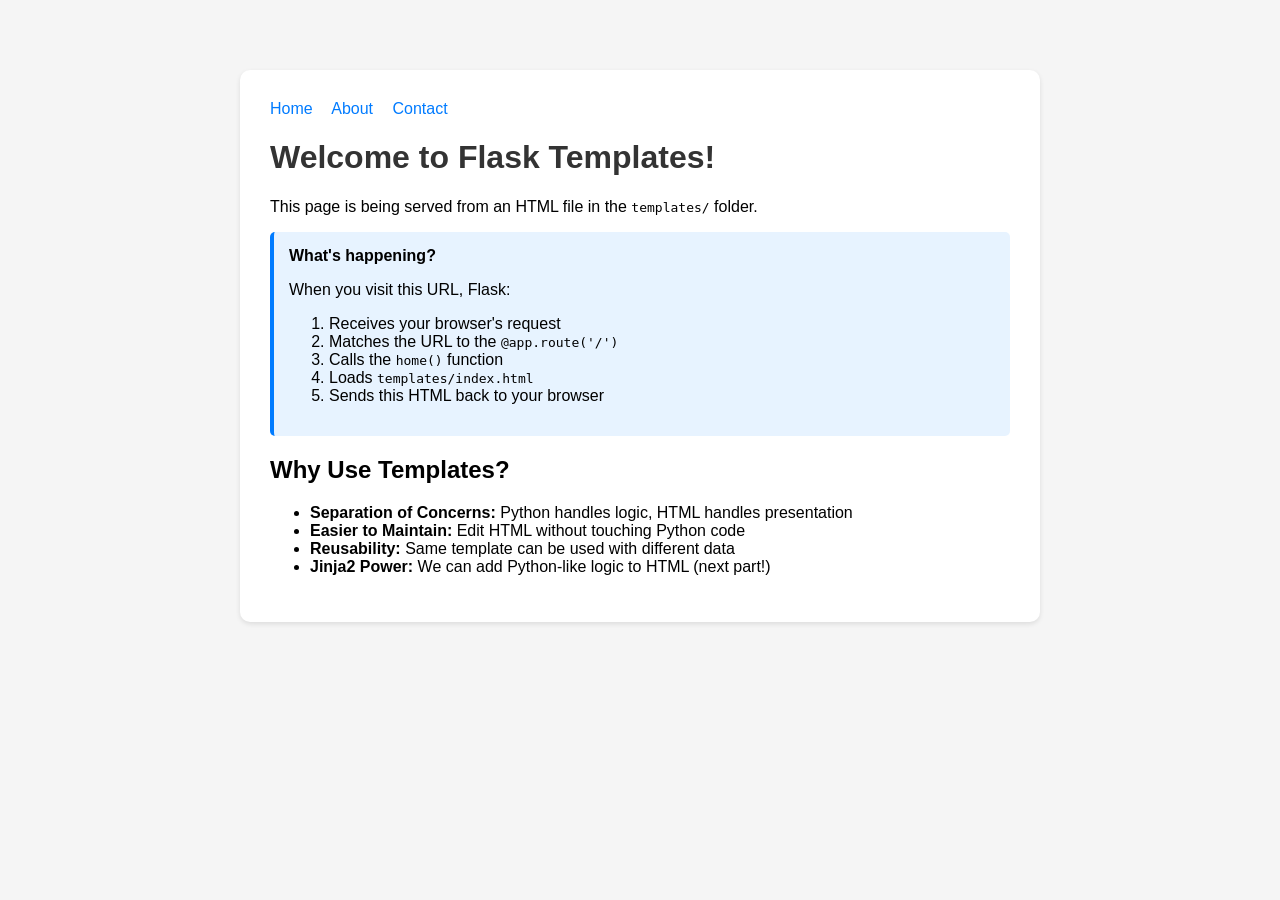
<file: part-2/templates/index.html>
<!DOCTYPE html>
<html lang="en">
<head>
    <meta charset="UTF-8">
    <meta name="viewport" content="width=device-width, initial-scale=1.0">
    <title>Home - Flask Templates</title>
    <style>
        body {
            font-family: Arial, sans-serif;
            max-width: 800px;
            margin: 50px auto;
            padding: 20px;
            background-color: #f5f5f5;
        }
        .container {
            background: white;
            padding: 30px;
            border-radius: 10px;
            box-shadow: 0 2px 5px rgba(0,0,0,0.1);
        }
        h1 {
            color: #333;
        }
        nav {
            margin-bottom: 20px;
        }
        nav a {
            margin-right: 15px;
            color: #007bff;
            text-decoration: none;
        }
        nav a:hover {
            text-decoration: underline;
        }
        .highlight {
            background-color: #e7f3ff;
            padding: 15px;
            border-radius: 5px;
            border-left: 4px solid #007bff;
        }
    </style>
</head>
<body>
    <div class="container">
        <!-- Navigation -->
        <nav>
            <a href="/">Home</a>
            <a href="/about">About</a>
            <a href="/contact">Contact</a>
        </nav>

        <h1>Welcome to Flask Templates!</h1>

        <p>This page is being served from an HTML file in the <code>templates/</code> folder.</p>

        <div class="highlight">
            <strong>What's happening?</strong>
            <p>When you visit this URL, Flask:</p>
            <ol>
                <li>Receives your browser's request</li>
                <li>Matches the URL to the <code>@app.route('/')</code></li>
                <li>Calls the <code>home()</code> function</li>
                <li>Loads <code>templates/index.html</code></li>
                <li>Sends this HTML back to your browser</li>
            </ol>
        </div>

        <h2>Why Use Templates?</h2>
        <ul>
            <li><strong>Separation of Concerns:</strong> Python handles logic, HTML handles presentation</li>
            <li><strong>Easier to Maintain:</strong> Edit HTML without touching Python code</li>
            <li><strong>Reusability:</strong> Same template can be used with different data</li>
            <li><strong>Jinja2 Power:</strong> We can add Python-like logic to HTML (next part!)</li>
        </ul>
    </div>
</body>
</html>
</file>
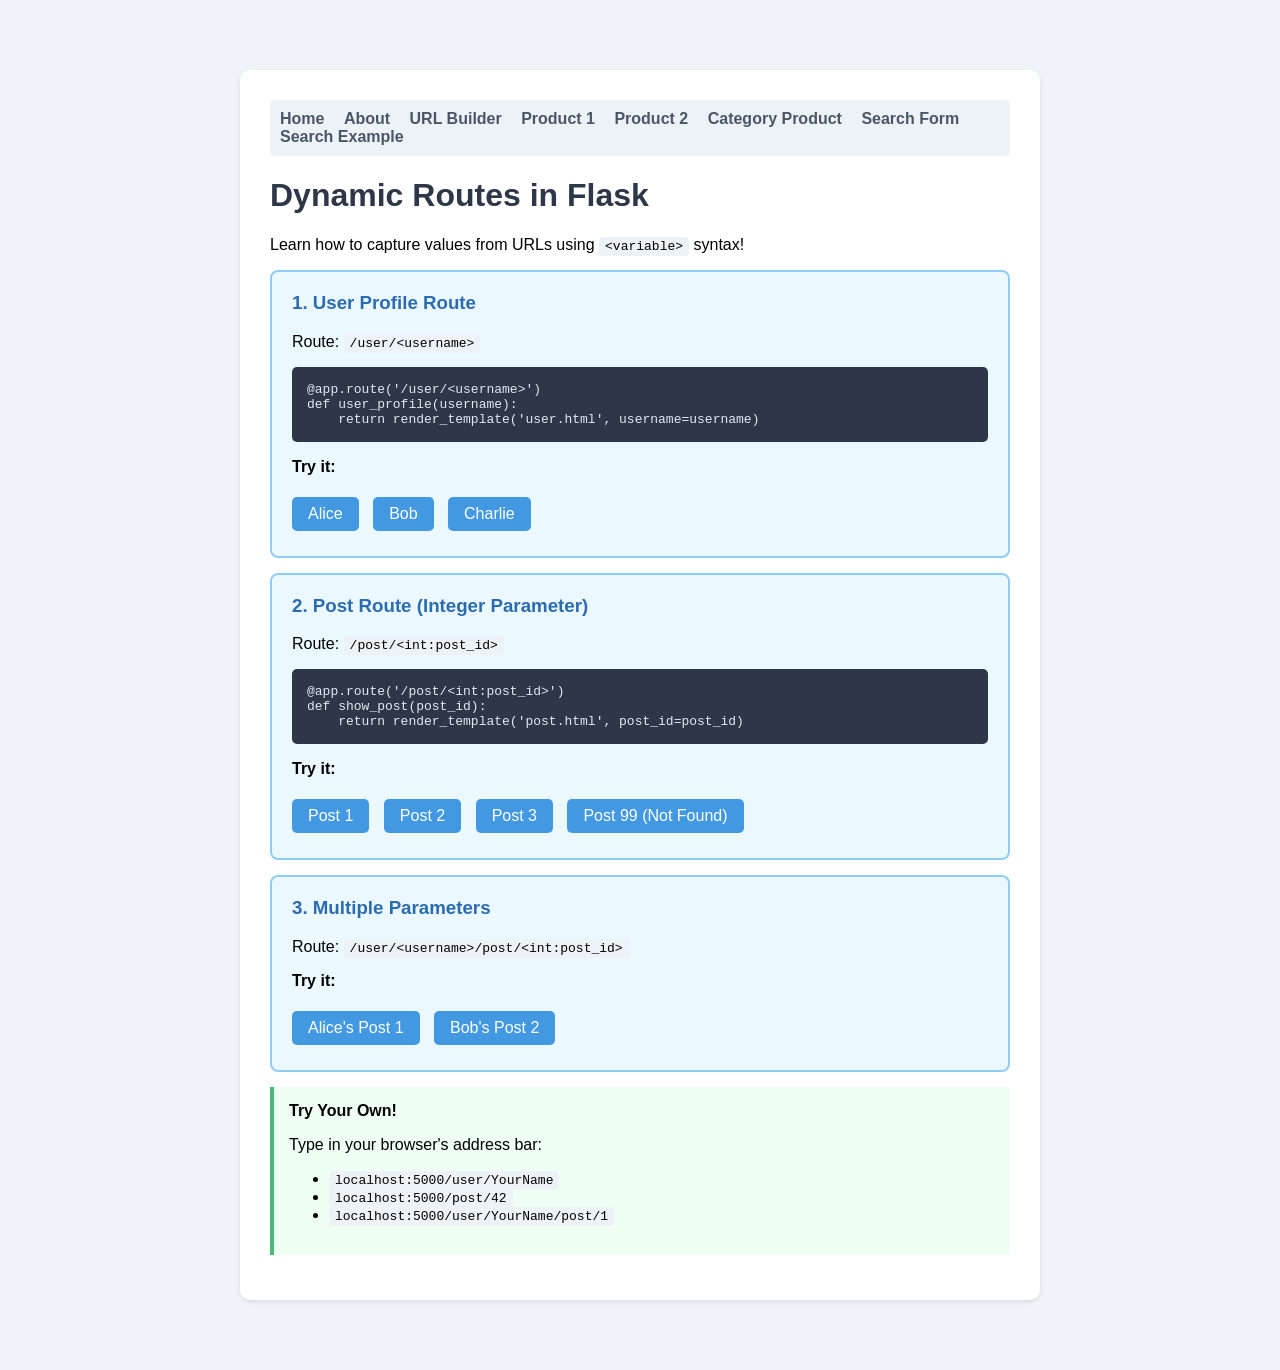
<file: part-4/templates/index.html>
<!DOCTYPE html>
<html lang="en">
<head>
    <meta charset="UTF-8">
    <meta name="viewport" content="width=device-width, initial-scale=1.0">
    <title>Dynamic Routes - Flask</title>
    <style>
        body {
            font-family: Arial, sans-serif;
            max-width: 800px;
            margin: 50px auto;
            padding: 20px;
            background-color: #f0f4f8;
        }
        .container {
            background: white;
            padding: 30px;
            border-radius: 10px;
            box-shadow: 0 2px 5px rgba(0,0,0,0.1);
        }
        h1 { color: #2d3748; }
        nav {
            margin-bottom: 20px;
            padding: 10px;
            background: #edf2f7;
            border-radius: 5px;
        }
        nav a {
            margin-right: 15px;
            color: #4a5568;
            text-decoration: none;
            font-weight: bold;
        }
        nav a:hover { color: #2b6cb0; }
        .route-demo {
            background: #ebf8ff;
            border: 2px solid #90cdf4;
            border-radius: 8px;
            padding: 20px;
            margin: 15px 0;
        }
        .route-demo h3 {
            margin-top: 0;
            color: #2b6cb0;
        }
        .route-demo a {
            display: inline-block;
            margin: 5px 10px 5px 0;
            padding: 8px 16px;
            background: #4299e1;
            color: white;
            text-decoration: none;
            border-radius: 5px;
        }
        .route-demo a:hover {
            background: #3182ce;
        }
        code {
            background: #edf2f7;
            padding: 2px 6px;
            border-radius: 3px;
            font-family: monospace;
        }
        .code-block {
            background: #2d3748;
            color: #e2e8f0;
            padding: 15px;
            border-radius: 5px;
            font-family: monospace;
            margin: 10px 0;
        }
        .try-it {
            background: #f0fff4;
            border-left: 4px solid #48bb78;
            padding: 15px;
            margin: 15px 0;
        }
    </style>
</head>
<body>
    <div class="container">
        <nav>
            <a href="/">Home</a>
            <a href="/about/">About</a>
            <a href="/links">URL Builder</a>
            <a href="/product/1">Product 1</a>
            <a href="/product/2">Product 2</a> 
            <a href="/category/electronics/1">Category Product</a>
            <a href="/search_form">Search Form</a>
            <a href="/search/example">Search Example</a>
        </nav>

        <h1>Dynamic Routes in Flask</h1>
        <p>Learn how to capture values from URLs using <code>&lt;variable&gt;</code> syntax!</p>

        <!-- User Profile Demo -->
        <div class="route-demo">
            <h3>1. User Profile Route</h3>
            <p>Route: <code>/user/&lt;username&gt;</code></p>
            <div class="code-block">
                @app.route('/user/&lt;username&gt;')<br>
                def user_profile(username):<br>
                &nbsp;&nbsp;&nbsp;&nbsp;return render_template('user.html', username=username)
            </div>
            <p><strong>Try it:</strong></p>
            <a href="/user/Alice">Alice</a>
            <a href="/user/Bob">Bob</a>
            <a href="/user/Charlie">Charlie</a>
        </div>

        <!-- Post Demo -->
        <div class="route-demo">
            <h3>2. Post Route (Integer Parameter)</h3>
            <p>Route: <code>/post/&lt;int:post_id&gt;</code></p>
            <div class="code-block">
                @app.route('/post/&lt;int:post_id&gt;')<br>
                def show_post(post_id):<br>
                &nbsp;&nbsp;&nbsp;&nbsp;return render_template('post.html', post_id=post_id)
            </div>
            <p><strong>Try it:</strong></p>
            <a href="/post/1">Post 1</a>
            <a href="/post/2">Post 2</a>
            <a href="/post/3">Post 3</a>
            <a href="/post/99">Post 99 (Not Found)</a>
        </div>

        <!-- Multiple Parameters Demo -->
        <div class="route-demo">
            <h3>3. Multiple Parameters</h3>
            <p>Route: <code>/user/&lt;username&gt;/post/&lt;int:post_id&gt;</code></p>
            <p><strong>Try it:</strong></p>
            <a href="/user/Alice/post/1">Alice's Post 1</a>
            <a href="/user/Bob/post/2">Bob's Post 2</a>
        </div>

        <div class="try-it">
            <strong>Try Your Own!</strong>
            <p>Type in your browser's address bar:</p>
            <ul>
                <li><code>localhost:5000/user/YourName</code></li>
                <li><code>localhost:5000/post/42</code></li>
                <li><code>localhost:5000/user/YourName/post/1</code></li>
            </ul>
        </div>
    </div>
</body>
</html>
</file>
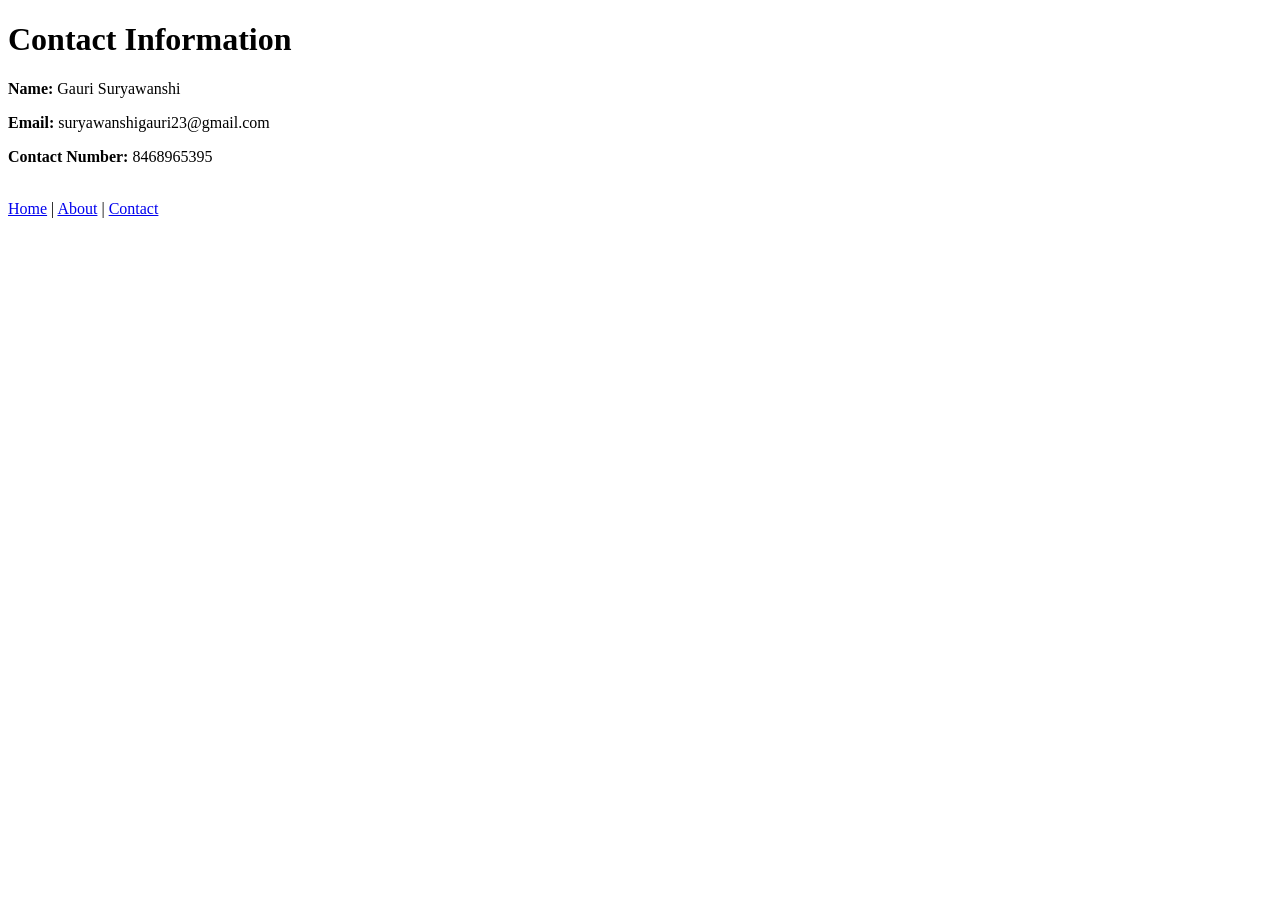
<file: part-2/templates/contact.html>
<!DOCTYPE html>
<html>
<head>
    <title>Contact Page</title>
</head>
<body>

    <h1>Contact Information</h1>

    <p><strong>Name:</strong> Gauri Suryawanshi</p>
    <p><strong>Email:</strong> suryawanshigauri23@gmail.com</p>
    <p><strong>Contact Number:</strong> 8468965395</p>

    <br>

    <!-- Navigation -->
    <a href="/">Home</a> |
    <a href="/about">About</a> |
    <a href="/contact">Contact</a>

</body>
</html>
</file>
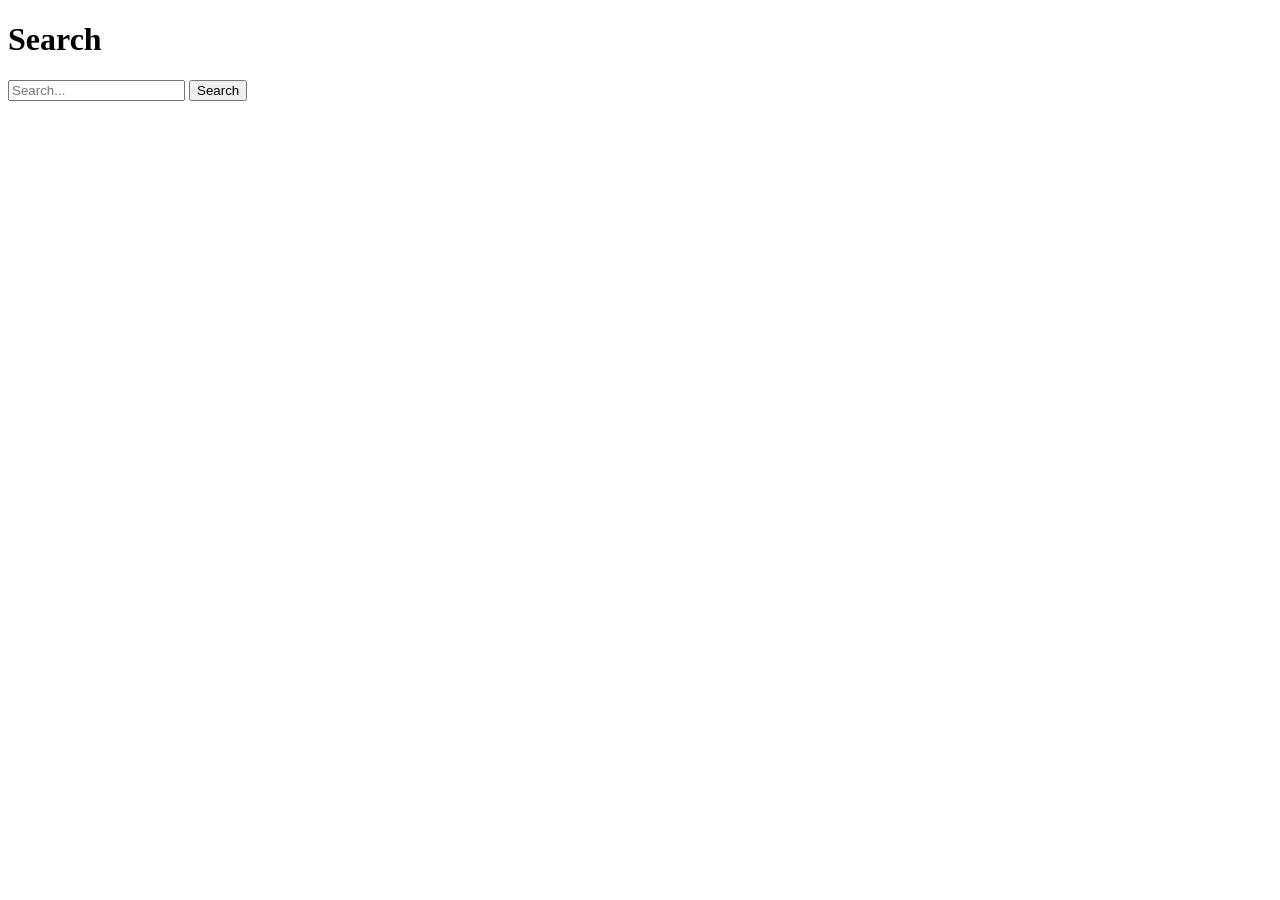
<file: part-4/templates/search_form.html>
<!DOCTYPE html>
<html>
<head>
    <title>Search</title>
</head>
<body>
    <h1>Search</h1>

    <form onsubmit="event.preventDefault(); window.location.href='/search/' + query.value;">
        <input type="text" id="query" placeholder="Search..." required>
        <button type="submit">Search</button>
    </form>
</body>
</html>
</file>
